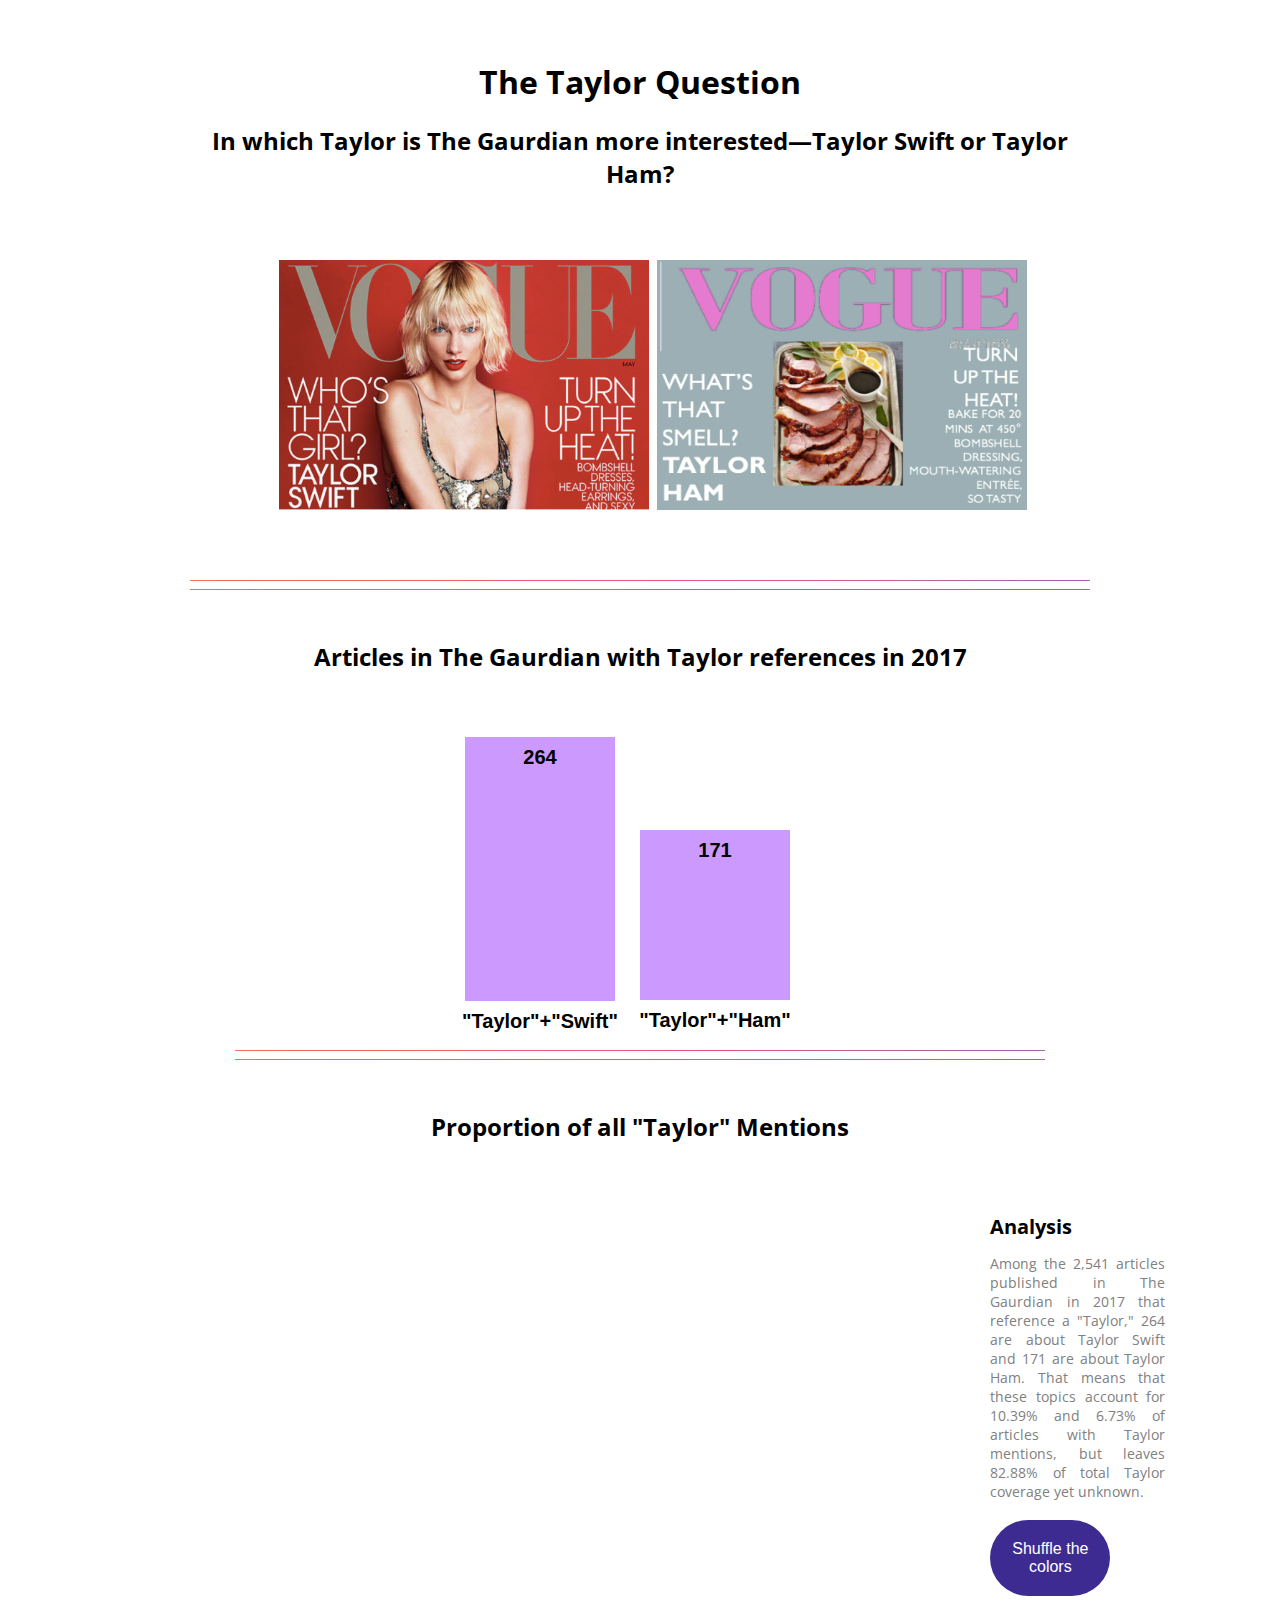
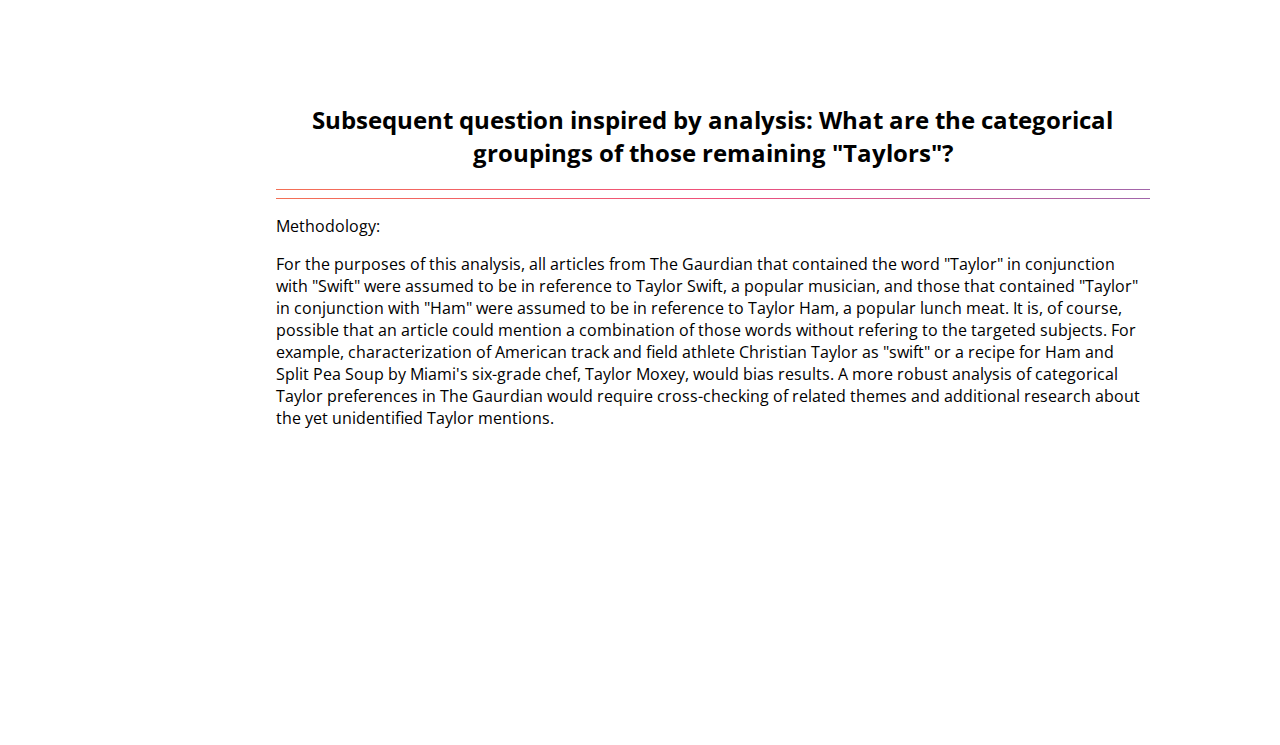
<file: myhomepage.html>
<!doctype html>
<meta charset="utf-8">
<html>
     <head>
        <title>The Taylor Question</title>
        <link href="https://fonts.googleapis.com/css?family=Open+Sans:300,400" rel="stylesheet">
        <link rel="stylesheet" type="text/css" href="./stylesheet.css">
    </head>
    <body>
        <div class="page">
          <!-- Update the section below to add your own personal information -->
          <h1 style=text-align:center>The Taylor Question</h1>
          <h2 style="text-align:center">In which Taylor is The Gaurdian more interested—Taylor Swift or Taylor Ham?</h2>

            <div class="single_viz" id="favorite">
                <div class="allFavorites">
                  <div class="favorites" id="favorites">
                    <div>
                      <img src="./vogueswift.png" width="370" height ="250"/>
                    </div>
                  </div>
                  <div class="favorites">
                      <img src="./vogueham.png" width="370" height= "250"/>
                  </div>
                </div>
              </div>
<hr/>
<hr/>

<div class="page">
</br>
    <h2 style="text-align:center"> Articles in The Gaurdian with Taylor references in 2017 </h2>

    </br>
    </br>

    <svg class="chartt" width="800" height="300">
      <g transform="translate(405,93)">
        <rect width="150" height="170"></rect>
        <text x="75" y="20" dy=".35em">171</text>
        <text x="75" y="190" dy=".35em">"Taylor"+"Ham"</text>
      </g>
      <g transform="translate(230,0)">
        <rect width="150" height="264"></rect>
        <text x="75" y="20" dy=".35em">264</text>
        <text x="75" y="284" dy=".35em">"Taylor"+"Swift"</text>
      </g>

    </svg>


<hr/>
<hr/>
</br>
<div class="page">
<h2 style="text-align:center">Proportion of all "Taylor" Mentions</h2>
              <div class="single_viz" id="bubble">
                  <div class="text">
                      Analysis
                      <p>Among the 2,541 articles published in The Gaurdian in 2017 that reference a "Taylor," 264 are about Taylor Swift and 171 are about Taylor Ham. That means that these topics account for 10.39% and 6.73% of articles with Taylor mentions, but leaves 82.88% of total Taylor coverage yet unknown. </p>
                      <button class="button" type="button" onclick="shuffle_colors();">Shuffle the colors</button>
                      <br>

                  </div>
                  <svg class="chart" id="svg_bubble"></svg>
</br>
              </div>

              <!-- Add other sections if you like -->
              <div class="single_viz" >
                <h2 style="text-align:center">Subsequent question inspired by analysis: What are the categorical groupings of those remaining "Taylors"?</h2>
                <hr/>
                <hr/>
                <p font-weight=900> Methodology: </p> <p>For the purposes of this analysis, all articles from The Gaurdian that contained the word "Taylor" in conjunction with "Swift" were assumed to be in reference to Taylor Swift, a popular musician, and those that contained "Taylor" in conjunction with "Ham" were assumed to be in reference to Taylor Ham, a popular lunch meat. It is, of course, possible that an article could mention a combination of those words without refering to the targeted subjects. For example, characterization of American track and field athlete Christian Taylor as "swift" or a recipe for Ham and Split Pea Soup by Miami's six-grade chef, Taylor Moxey, would bias results. A more robust analysis of categorical Taylor preferences in The Gaurdian would require cross-checking of related themes and additional research about the yet unidentified Taylor mentions.   </p>
                  <svg class="chart" id="chart" width="420" height="120"></svg>
              </div>
          </div>
        </div>

        <script src="https://d3plus.org/js/d3.js"></script>
        <script src="https://d3plus.org/js/d3plus.js"></script>
        <script src="https://d3plus.org/js/topojson.js"></script>
        <script src="https://d3js.org/d3.v3.min.js"></script>
        <script src="https://d3js.org/queue.v1.min.js"></script>
        <script src="https://d3js.org/topojson.v1.min.js"></script>
        <script src="./datamaps.world.min.js"></script>
        <script src="https://labratrevenge.com/d3-tip/javascripts/d3.tip.v0.6.3.js"></script>
        <script src="./map.js"></script>
        <script src="./bubble.js"></script>
        <script>

        </script>
    </body>
</html>
</file>
<file: stylesheet.css>
body {
    margin: 0;
    padding: 3%;
    font-family: 'Open Sans', sans-serif;
}
.page {
    margin: 0 auto;
    max-width: 900px;
    width: 90%;
}
#viz-container{
    margin: 0 auto;
    background-color: blue;
}
.single_viz{
    margin-bottom: 10px;
    height: 300px;
    width: 120%;
    padding-top: 50px;
    padding-bottom: 10px;
    /*background-color: black;*/
}
#map{
    height: 400px;
}
#bubble{
    height: 400px;
    padding-left: 95px;
}
#favorite{
    height: 300px;
    padding-left: 85px;
}
.text{  ///headings for the paragraphs
    position: relative;
    float: right;
    width: 20%;
    height: 100%;
    font-weight: bold;
    font-size: 20px;
    padding-left: 1px;
    padding-right: 80px;
}
.text p{
    font-weight: normal;
    font-size: 14px;
    text-align: justify;
    color: gray;
}
.chart{
    position: relative;
    float: left;
    height: 100%;
    width: 70%;
}
#legend{
    position: relative;
    float: left;
    height: 60px;
    width: 100%;
    background-color: white;
}
.allFavorites {
    position: relative;
    float: left;
    width: 70%;
    height: 20%;
    background-color: white;
    text-align: center;
}
.favorites{
    width: 50%;
    height: 50%;
    float: left;
    text-align: center;
    background-color: white;
}
.favorites h4{
    margin-top: 40px;
    font-weight: bold;
    font-size: 18px
}
.favorites div svg{
    margin: 0 auto;
    width: 50%;
    margin-left: 70px;
}
hr{
   height: 1px;
   border: 0;
   background-image: linear-gradient(135deg, #F37055 0%, #EF4E7B 52%, #C55B95 77%, #A166AB 100%);
}

/* Dropdown Button */
.dropbtn {
    background-color: #3e2b91;
    color: white;
    padding: 10px;
    font-size: 12px;
    width: 120px;
    border: none;
    cursor: pointer;
    margin-top: 10px;
}
/* The container <div> - needed to position the dropdown content */
.dropdown {
    position: relative;
    display: inline-block;
}
/* Dropdown Content (Hidden by Default) */
.dropdown-content {
    display: none;
    position: absolute;
    background-color: #3e2b91;
    width: 120px;
    box-shadow: 0px 8px 16px 0px rgba(0,0,0,0.2);
    z-index: 1;
}
/* Links inside the dropdown */
.dropdown-content a {
    color: black;
    padding: 10px 10px;
    font-size: 12px;
    text-decoration: none;
    display: block;
}
/* Change color of dropdown links on hover */
.dropdown-content a:hover {background-color: #5c4f93}

/* Show the dropdown menu on hover */
.dropdown:hover .dropdown-content {
    display: block;
}
/* Change the background color of the dropdown button when the dropdown content is shown */
.dropdown:hover .dropbtn {
    background-color: #5c4f93;
}

.button {
    background-color: #3e2b91;
    color: white;
    padding: 20px;
    font-size: 16px;
    width: 120px;
    border: none;
    border-radius: 60px;
    cursor: pointer;
    margin-top: 5px;
}
.button:hover {background-color: #5c4f93}

.chartt rect {
  fill: rgba(204, 153, 255, 1);
}

.chartt text {
  fill: black;
  font: 20px sans-serif;
  font-weight: 900;
  text-anchor: middle;
}
</file>
